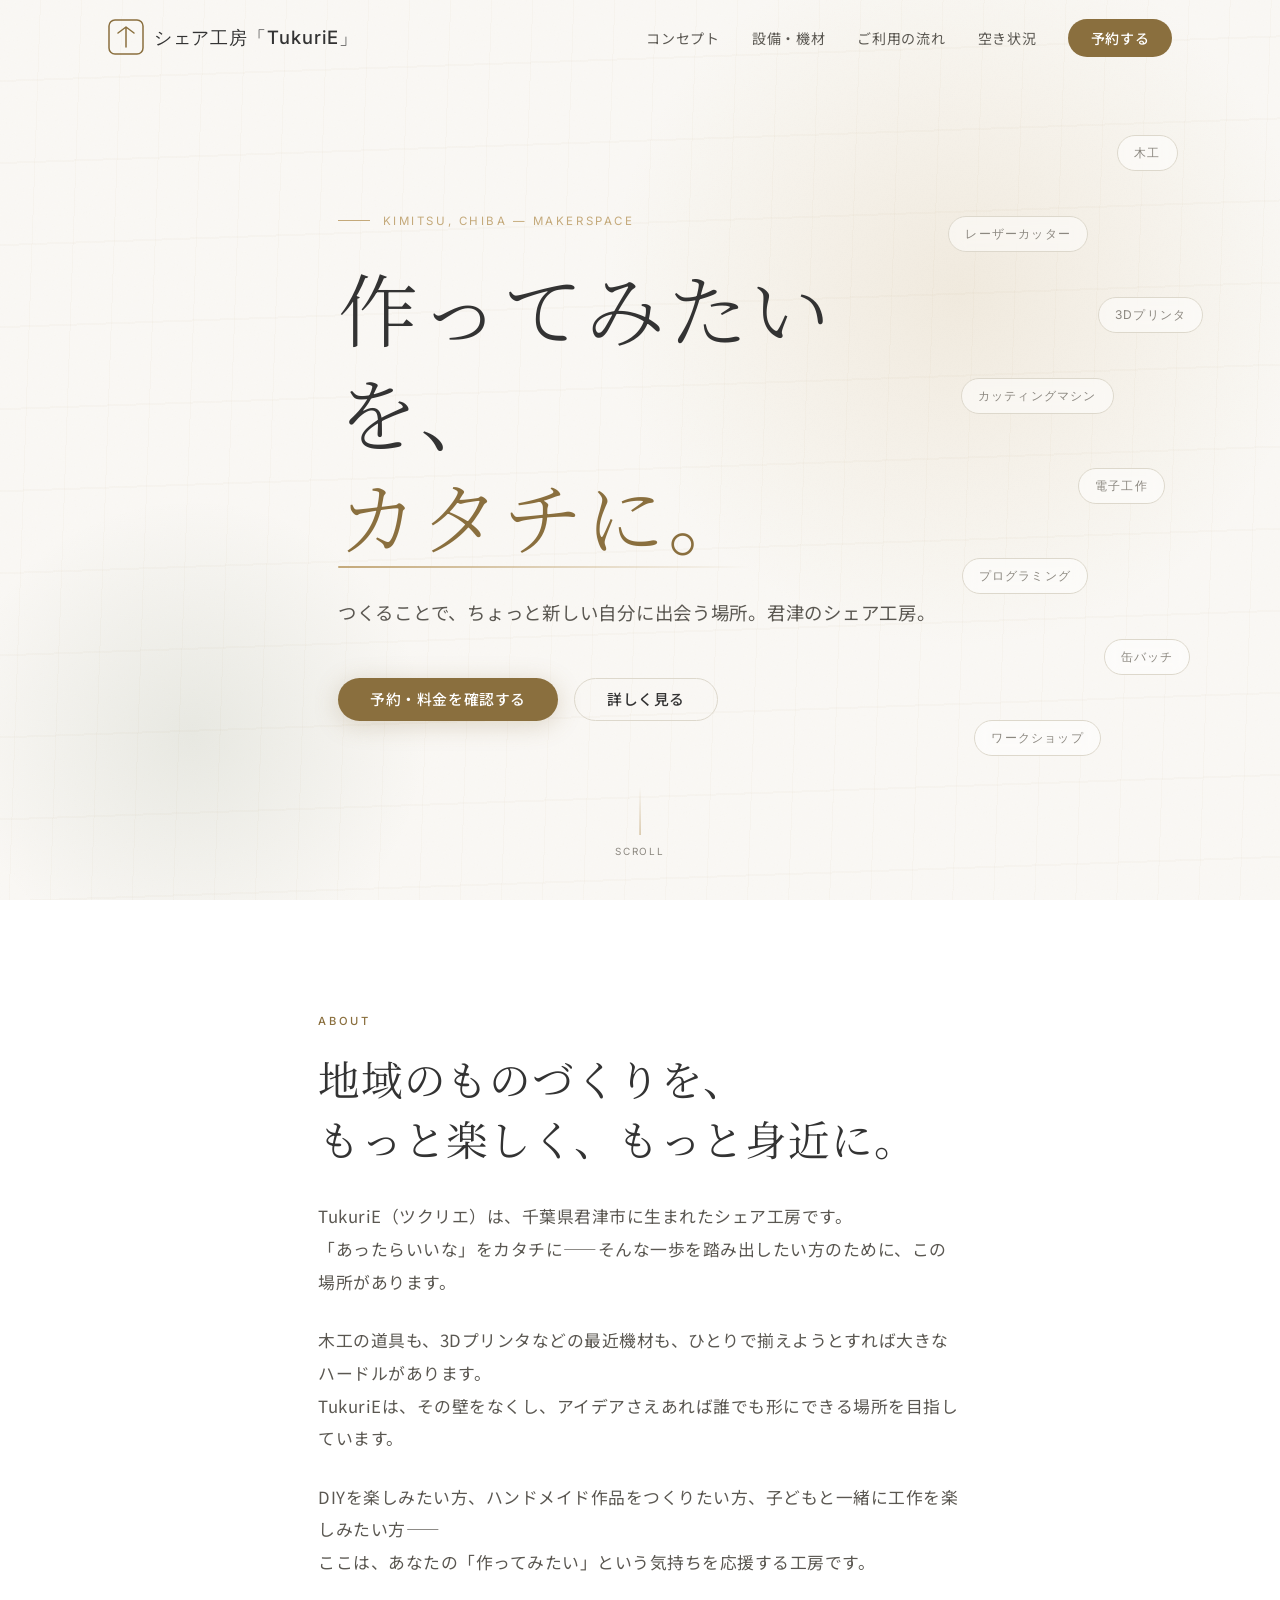
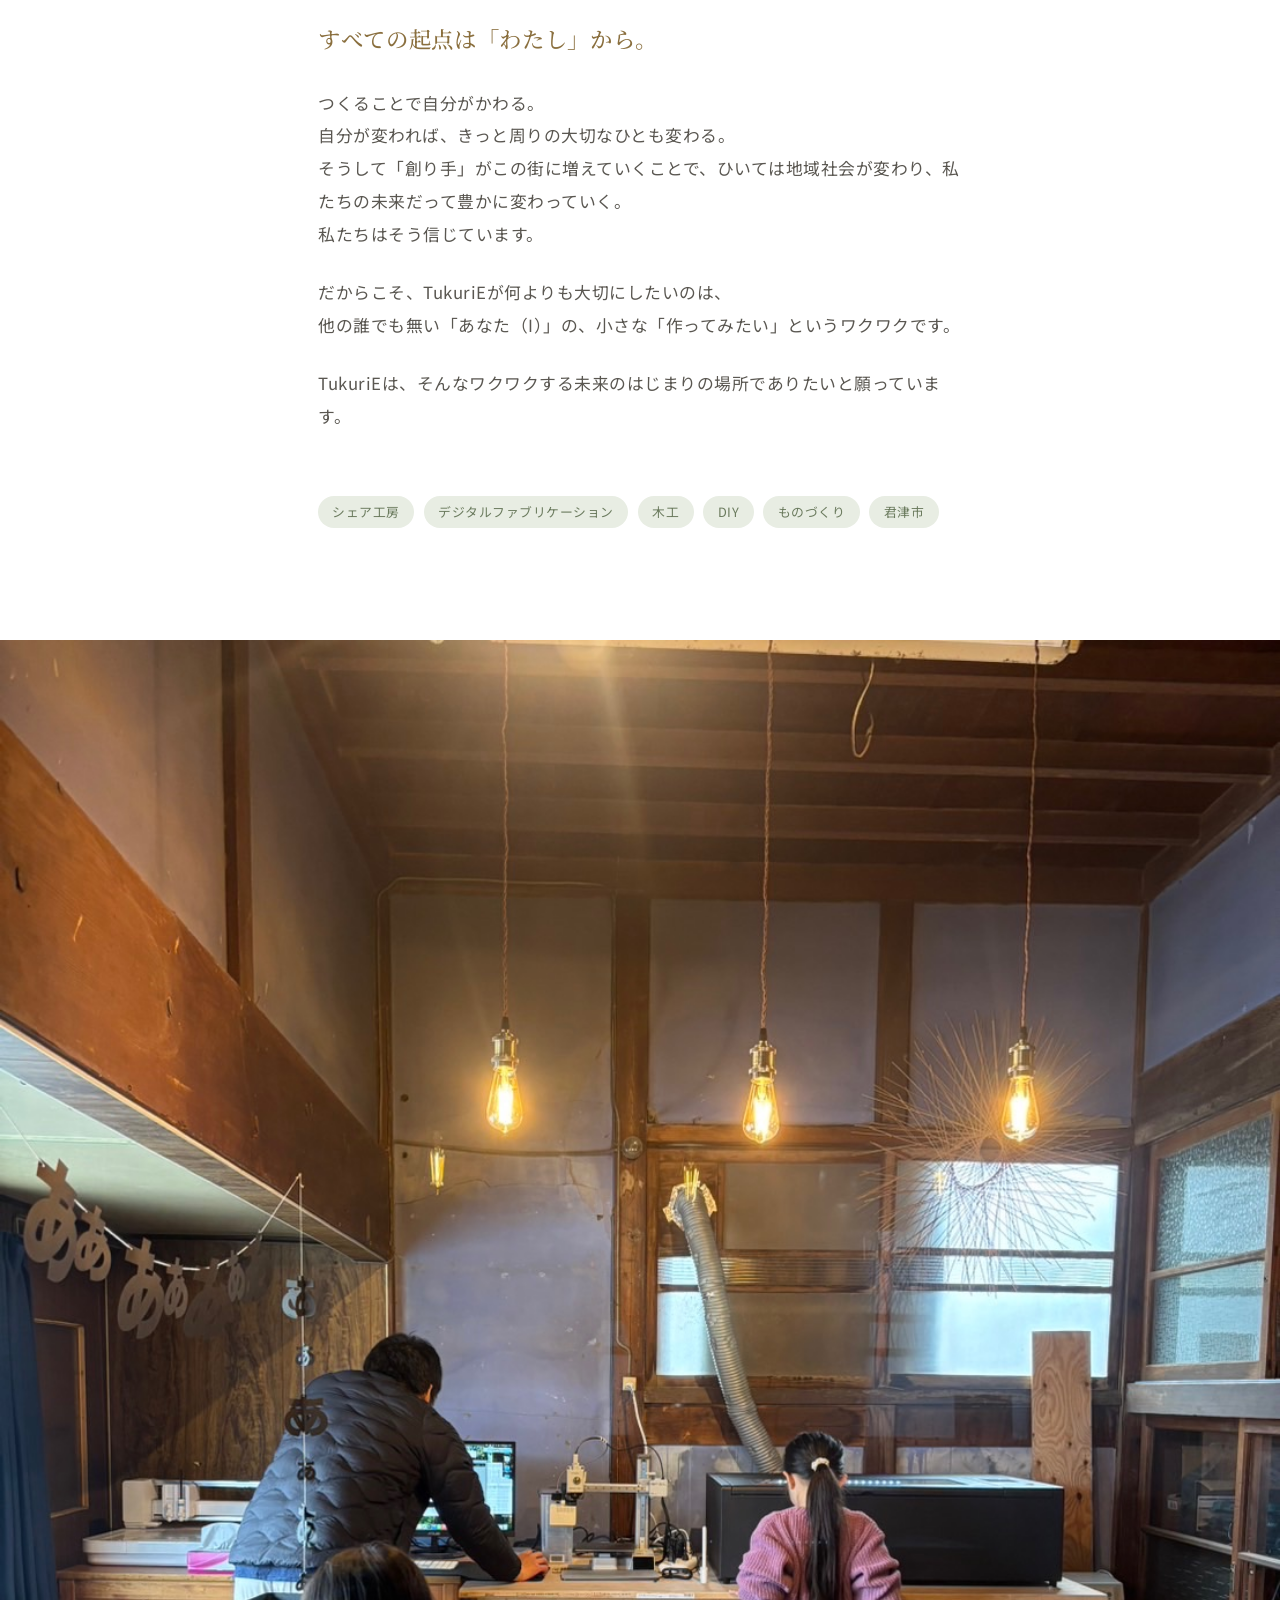
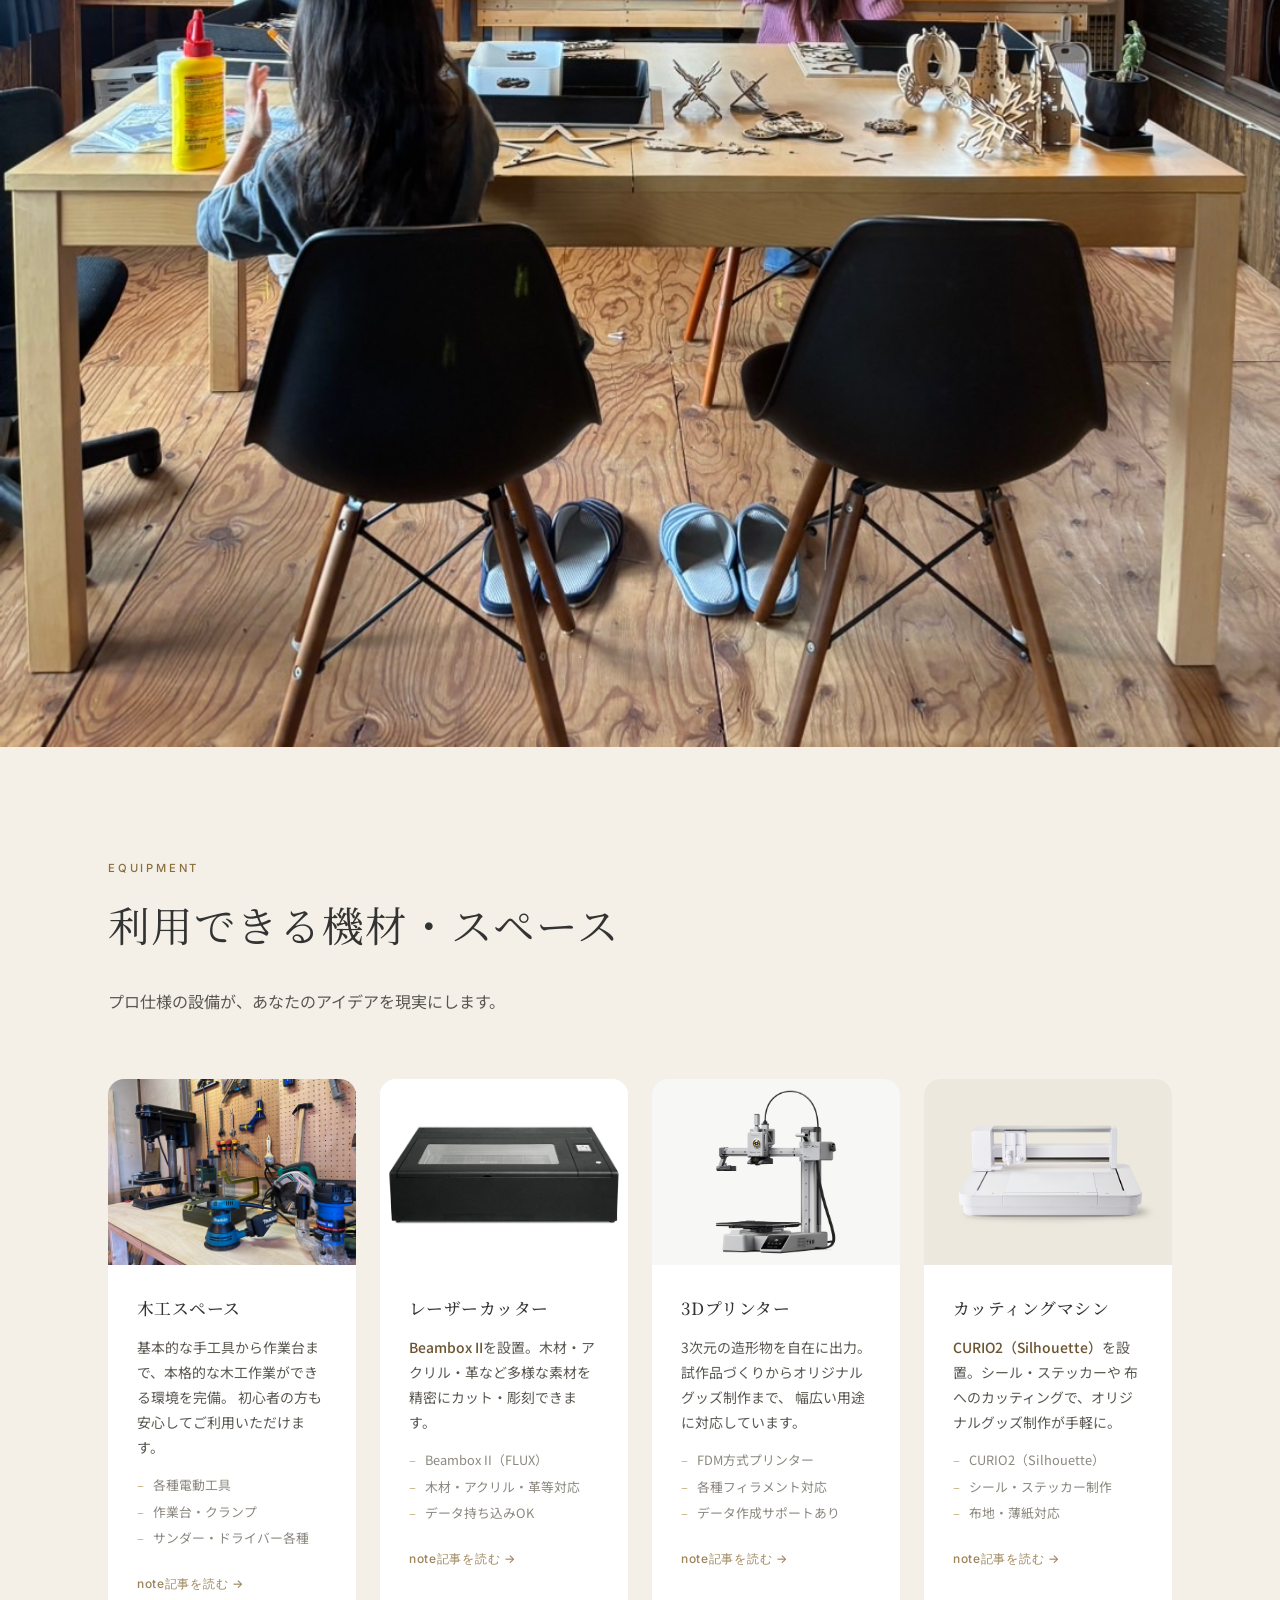
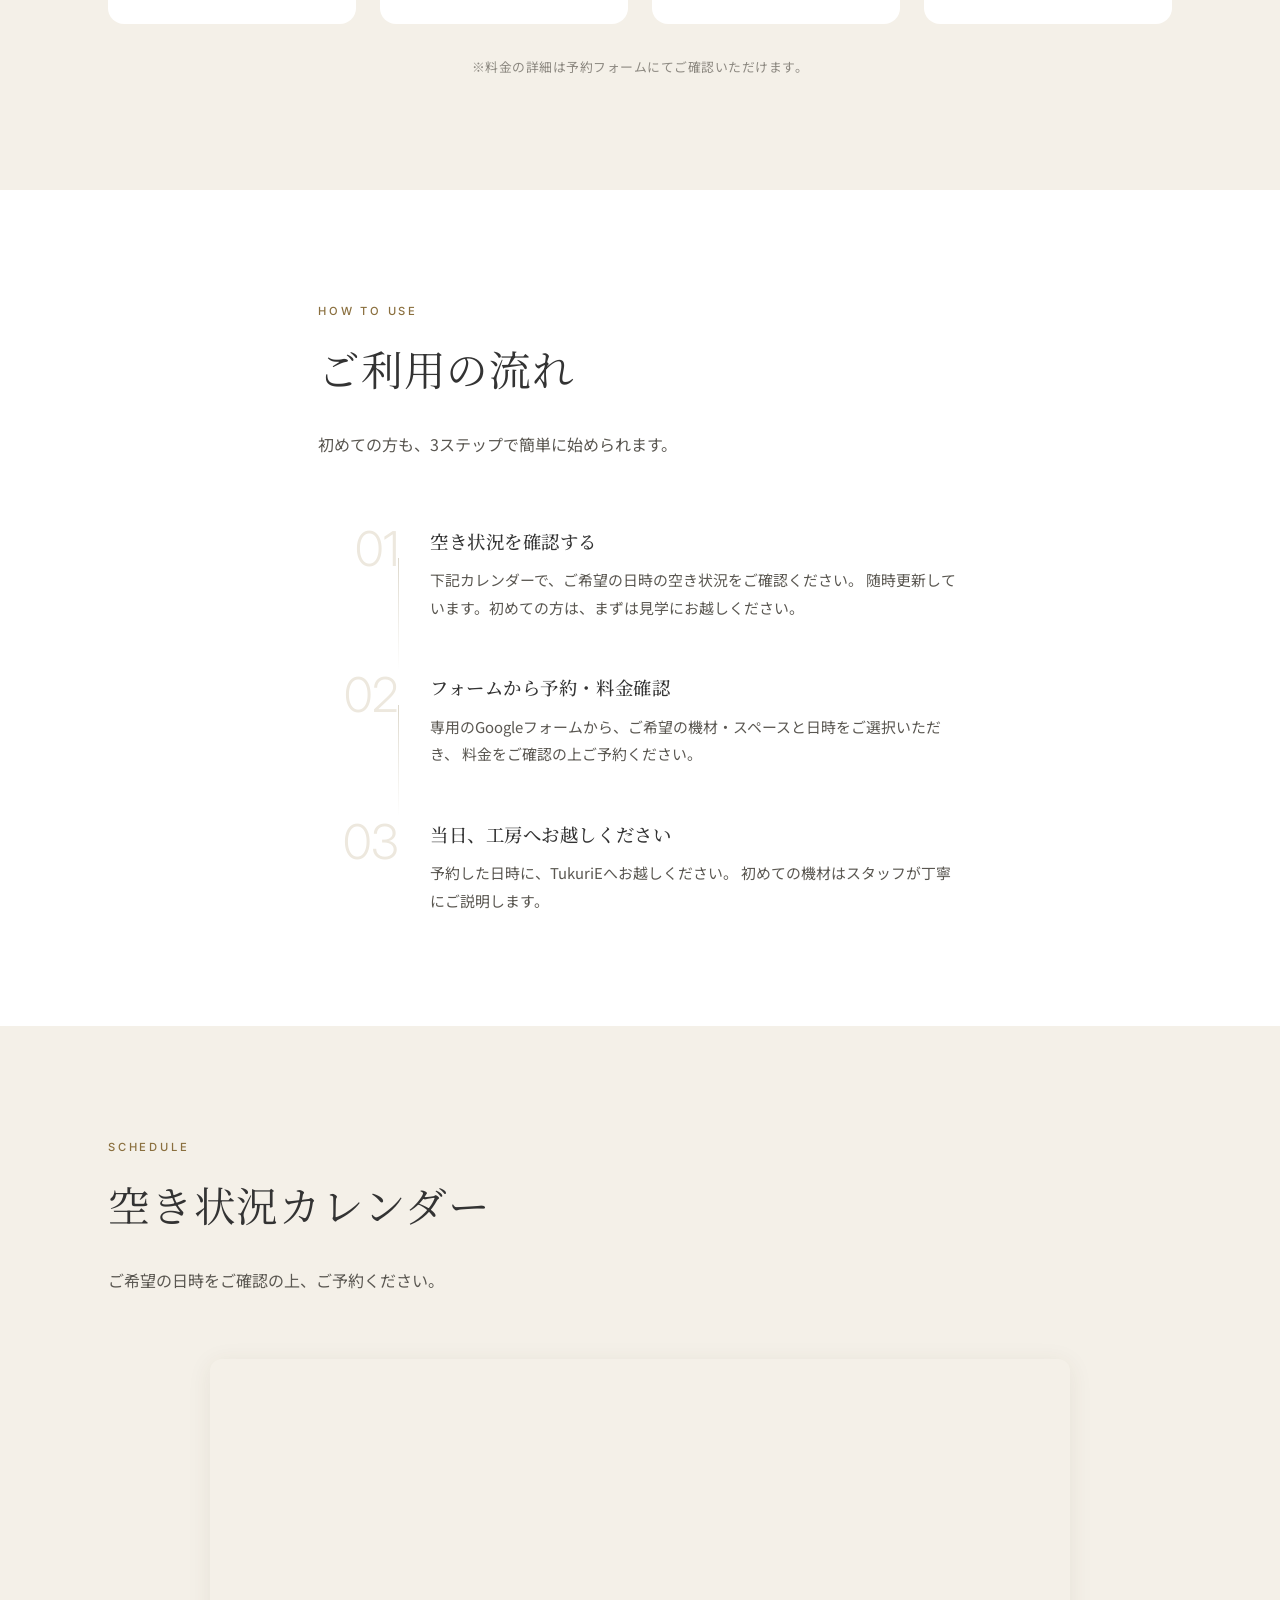
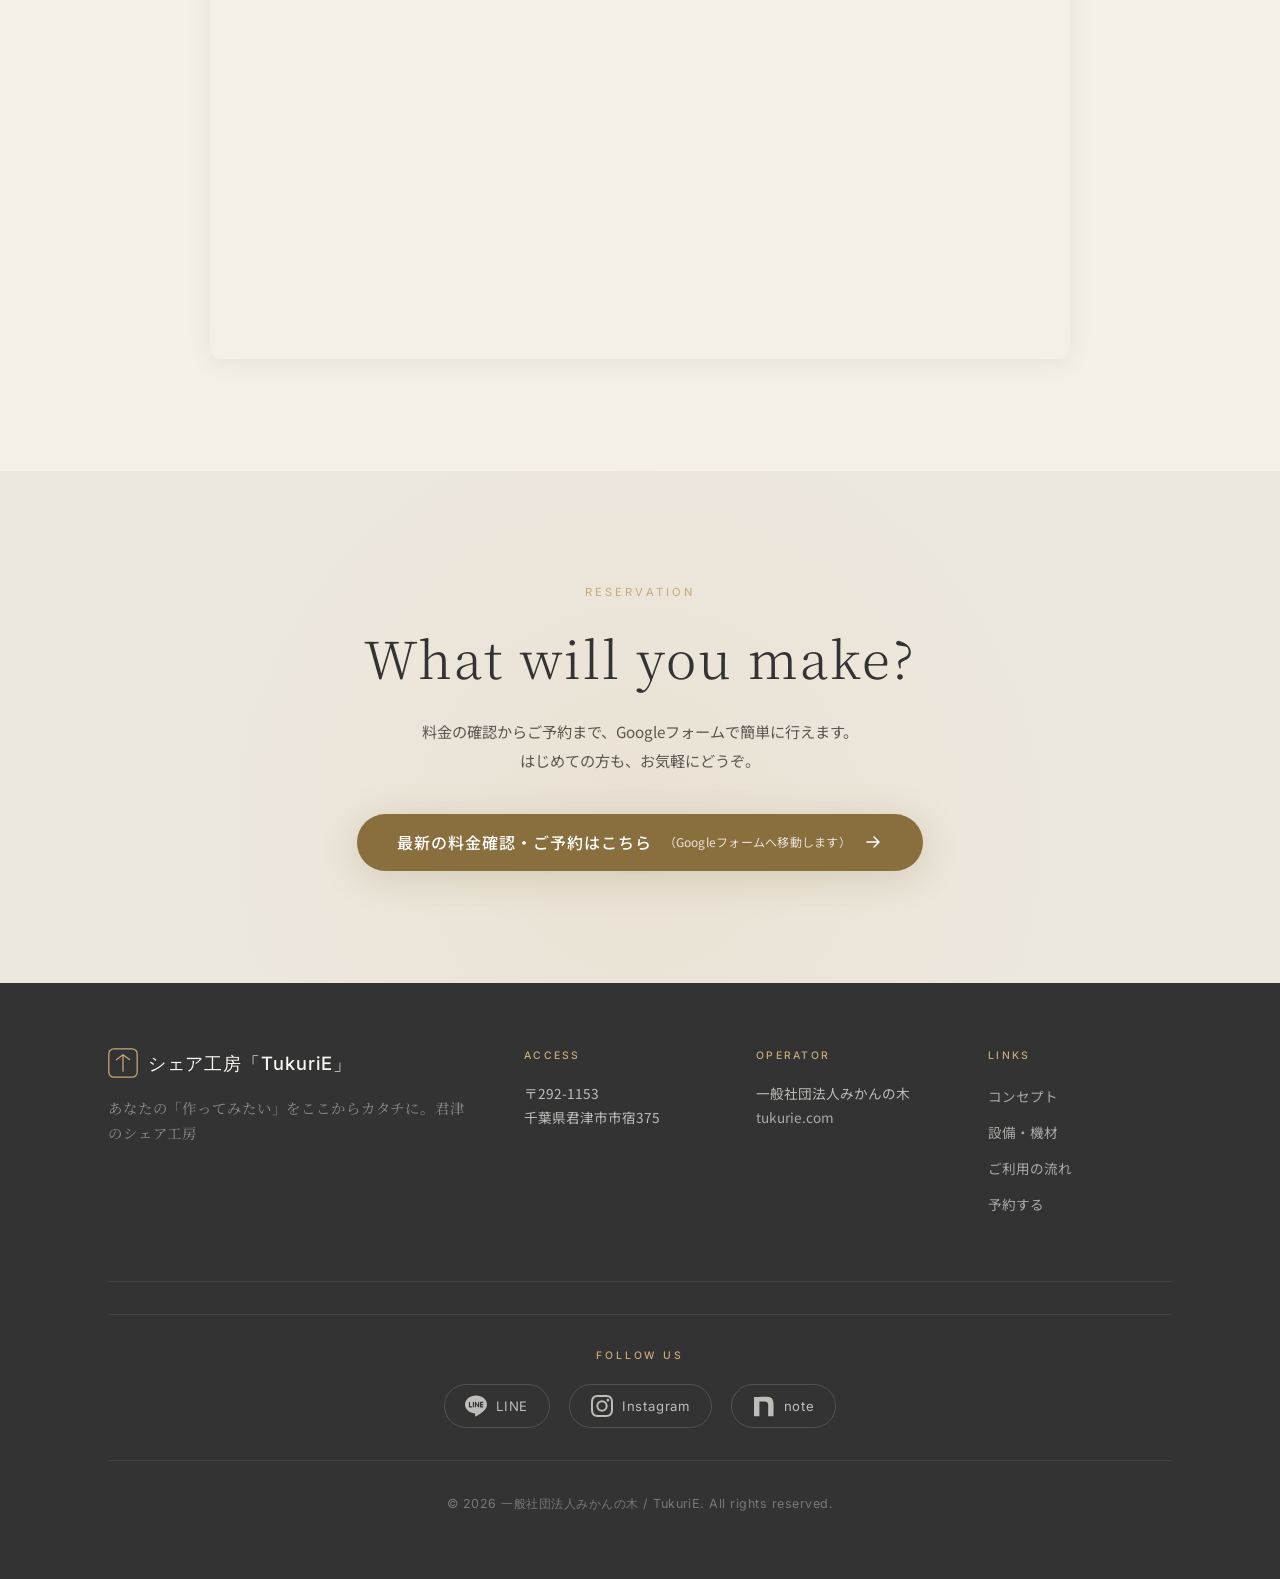
<file: index.html>
<!DOCTYPE html>
<html lang="ja">

<head>
  <!-- Google tag (gtag.js) -->
  <script async src="https://www.googletagmanager.com/gtag/js?id=G-BGE3MNQJKP"></script>
  <script>
    window.dataLayer = window.dataLayer || [];
    function gtag() { dataLayer.push(arguments); }
    gtag('js', new Date());

    gtag('config', 'G-BGE3MNQJKP');
  </script>
  <meta charset="UTF-8" />
  <meta name="viewport" content="width=device-width, initial-scale=1.0" />
  <title>シェア工房TukuriE（ツクリエ）｜君津のデジタルものづくりシェア工房</title>
  <meta name="description"
    content="千葉県君津市にある、デジタルファブリケーションと木工のシェア工房「TukuriE（ツクリエ）」。レーザーカッター・3Dプリンター・木工設備が揃う、創り手のための場所です。" />
  <meta property="og:title" content="TukuriE（ツクリエ）｜君津のデジタルものづくりシェア工房" />
  <meta property="og:description" content="あなたのアイデアを形にする、君津のシェア工房。" />
  <meta property="og:type" content="website" />
  <meta property="og:url" content="https://tukurie.com/" />
  <link rel="preconnect" href="https://fonts.googleapis.com" />
  <link rel="preconnect" href="https://fonts.gstatic.com" crossorigin />
  <link
    href="https://fonts.googleapis.com/css2?family=Noto+Serif+JP:wght@300;400;500;600&family=Noto+Sans+JP:wght@300;400;500&family=Inter:wght@300;400;500&display=swap"
    rel="stylesheet" />
  <link rel="stylesheet" href="style.css" />
</head>

<body>

  <!-- ======= HEADER / NAV ======= -->
  <header class="site-header" id="site-header">
    <div class="header-inner">
      <a href="#hero" class="logo" aria-label="TukuriE トップへ">
        <span class="logo-mark" aria-hidden="true">
          <svg width="36" height="36" viewBox="0 0 36 36" fill="none" xmlns="http://www.w3.org/2000/svg">
            <rect x="1" y="1" width="34" height="34" rx="6" stroke="currentColor" stroke-width="1.5" />
            <path d="M18 8 L18 28 M10 14 L18 8 L26 14" stroke="currentColor" stroke-width="1.5" stroke-linecap="round"
              stroke-linejoin="round" />
          </svg>
        </span>
        <span class="logo-text">シェア工房「TukuriE」</span>
      </a>
      <nav class="main-nav" aria-label="メインナビゲーション">
        <ul>
          <li><a href="#about">コンセプト</a></li>
          <li><a href="#features">設備・機材</a></li>
          <li><a href="#how-to-use">ご利用の流れ</a></li>
          <li><a href="#calendar">空き状況</a></li>
          <li><a href="#cta" class="nav-cta-btn">予約する</a></li>
        </ul>
      </nav>
      <button class="hamburger" id="hamburger-btn" aria-label="メニューを開く" aria-expanded="false">
        <span></span><span></span><span></span>
      </button>
    </div>
  </header>

  <!-- ======= HERO ======= -->
  <section class="hero" id="hero" aria-label="メインビジュアル">
    <div class="hero-bg">
      <div class="hero-grain"></div>
      <div class="hero-wood-texture"></div>
    </div>
    <div class="hero-content">
      <p class="hero-eyebrow">Kimitsu, Chiba — Makerspace</p>
      <h1 class="hero-headline">
        作ってみたいを、<br />
        <em>カタチに。</em>
      </h1>
      <p class="hero-sub">つくることで、ちょっと新しい自分に出会う場所。君津のシェア工房。</p>
      <div class="hero-actions">
        <a href="#cta" class="btn btn-primary" id="hero-cta-btn">予約・料金を確認する</a>
        <a href="#about" class="btn btn-ghost">詳しく見る</a>
      </div>
    </div>
    <div class="hero-scroll-hint" aria-hidden="true">
      <span class="scroll-line"></span>
      <span class="scroll-label">SCROLL</span>
    </div>
    <!-- Decorative floating elements -->
    <div class="hero-deco" aria-hidden="true">
      <div class="deco-chip deco-chip--1">木工</div>
      <div class="deco-chip deco-chip--2">レーザーカッター</div>
      <div class="deco-chip deco-chip--3">3Dプリンタ</div>
      <div class="deco-chip deco-chip--4">カッティングマシン</div>
      <div class="deco-chip deco-chip--5">電子工作</div>
      <div class="deco-chip deco-chip--6">プログラミング</div>
      <div class="deco-chip deco-chip--7">缶バッチ</div>
      <div class="deco-chip deco-chip--8">ワークショップ</div>
    </div>
  </section>

  <!-- ======= ABOUT ======= -->
  <section class="section about" id="about" aria-labelledby="about-heading">
    <div class="container container--narrow">
      <div class="section-label">ABOUT</div>
      <h2 class="section-title" id="about-heading">
        地域のものづくりを、<br />もっと楽しく、もっと身近に。
      </h2>
      <div class="about-body">
        <p>
          TukuriE（ツクリエ）は、千葉県君津市に生まれたシェア工房です。<br />
          「あったらいいな」をカタチに——そんな一歩を踏み出したい方のために、この場所があります。
        </p>
        <p>
          木工の道具も、3Dプリンタなどの最近機材も、ひとりで揃えようとすれば大きなハードルがあります。<br />
          TukuriEは、その壁をなくし、アイデアさえあれば誰でも形にできる場所を目指しています。
        </p>
        <p>
          DIYを楽しみたい方、ハンドメイド作品をつくりたい方、子どもと一緒に工作を楽しみたい方——<br />
          ここは、あなたの「作ってみたい」という気持ちを応援する工房です。
        </p>
        <p class="about-lead">
          すべての起点は「わたし」から。
        </p>
        <p>
          つくることで自分がかわる。<br />
          自分が変われば、きっと周りの大切なひとも変わる。<br />
          そうして「創り手」がこの街に増えていくことで、ひいては地域社会が変わり、私たちの未来だって豊かに変わっていく。<br />
          私たちはそう信じています。
        </p>
        <p>
          だからこそ、TukuriEが何よりも大切にしたいのは、<br class="pc-only" />
          他の誰でも無い「あなた（I）」の、小さな「作ってみたい」というワクワクです。
        </p>
        <p>
          TukuriEは、そんなワクワクする未来のはじまりの場所でありたいと願っています。
        </p>
      </div>
      <div class="about-tags" aria-label="キーワード">
        <span class="tag">シェア工房</span>
        <span class="tag">デジタルファブリケーション</span>
        <span class="tag">木工</span>
        <span class="tag">DIY</span>
        <span class="tag">ものづくり</span>
        <span class="tag">君津市</span>
      </div>
    </div>
  </section>

  <!-- ======= WORKSHOP GALLERY BANNER ======= -->
  <section class="workshop-banner" aria-label="工房の様子">
    <!-- 工房全体の写真エリア。images/workshop.jpg を置けば自動で表示されます -->
    <div class="workshop-banner__img-wrap" onerror="">
      <img src="images/workshop.jpg" alt="TukuriE 工房の様子" class="workshop-banner__img" data-img-key="workshop"
        onerror="this.closest('.workshop-banner__img-wrap').classList.add('img-placeholder')" />
    </div>
  </section>

  <!-- ======= FEATURES ======= -->
  <section class="section features" id="features" aria-labelledby="features-heading">
    <div class="container">
      <div class="section-label">EQUIPMENT</div>
      <h2 class="section-title" id="features-heading">利用できる機材・スペース</h2>
      <p class="section-lead">プロ仕様の設備が、あなたのアイデアを現実にします。</p>

      <div class="features-grid">

        <a href="https://note.com/tukurie_share/n/nfafdf745ffea" target="_blank" rel="noopener noreferrer"
          class="feature-card feature-card--link" id="feature-woodwork" aria-label="木工スペースの詳細をnoteで読む">
          <div class="feature-card__img-wrap">
            <img src="images/woodwork.jpg" alt="木工スペース" class="feature-card__img" data-img-key="woodwork"
              onerror="this.closest('.feature-card__img-wrap').classList.add('img-placeholder')" />
          </div>
          <div class="feature-card__body">
            <h3 class="feature-card__title">木工スペース</h3>
            <p class="feature-card__desc">
              基本的な手工具から作業台まで、本格的な木工作業ができる環境を完備。
              初心者の方も安心してご利用いただけます。
            </p>
            <ul class="feature-card__list">
              <li>各種電動工具</li>
              <li>作業台・クランプ</li>
              <li>サンダー・ドライバー各種</li>
            </ul>
            <span class="feature-card__note-link">note記事を読む →</span>
          </div>
        </a>

        <a href="https://note.com/tukurie_share/n/n80d7ca99636c" target="_blank" rel="noopener noreferrer"
          class="feature-card feature-card--link" id="feature-laser" aria-label="レーザーカッターの詳細をnoteで読む">
          <div class="feature-card__img-wrap">
            <img src="images/laser.jpg" alt="レーザーカッター Beambox II" class="feature-card__img" data-img-key="laser"
              onerror="this.closest('.feature-card__img-wrap').classList.add('img-placeholder')" />
          </div>
          <div class="feature-card__body">
            <h3 class="feature-card__title">レーザーカッター</h3>
            <p class="feature-card__desc">
              <strong>Beambox II</strong>を設置。木材・アクリル・革など多様な素材を
              精密にカット・彫刻できます。
            </p>
            <ul class="feature-card__list">
              <li>Beambox II（FLUX）</li>
              <li>木材・アクリル・革等対応</li>
              <li>データ持ち込みOK</li>
            </ul>
            <span class="feature-card__note-link">note記事を読む →</span>
          </div>
        </a>

        <a href="https://note.com/tukurie_share/n/n2b7c575103ae" target="_blank" rel="noopener noreferrer"
          class="feature-card feature-card--link" id="feature-3dprint" aria-label="3Dプリンターの詳細をnoteで読む">
          <div class="feature-card__img-wrap">
            <img src="images/3dprint.jpg" alt="3Dプリンター" class="feature-card__img" data-img-key="3dprint"
              onerror="this.closest('.feature-card__img-wrap').classList.add('img-placeholder')" />
          </div>
          <div class="feature-card__body">
            <h3 class="feature-card__title">3Dプリンター</h3>
            <p class="feature-card__desc">
              3次元の造形物を自在に出力。試作品づくりからオリジナルグッズ制作まで、
              幅広い用途に対応しています。
            </p>
            <ul class="feature-card__list">
              <li>FDM方式プリンター</li>
              <li>各種フィラメント対応</li>
              <li>データ作成サポートあり</li>
            </ul>
            <span class="feature-card__note-link">note記事を読む →</span>
          </div>
        </a>

        <a href="https://note.com/tukurie_share/n/n97b2b9e812f0" target="_blank" rel="noopener noreferrer"
          class="feature-card feature-card--link" id="feature-cutting" aria-label="カッティングマシンの詳細をnoteで読む">
          <div class="feature-card__img-wrap">
            <img src="images/cutting.jpg" alt="カッティングマシン CURIO2" class="feature-card__img" data-img-key="cutting"
              onerror="this.closest('.feature-card__img-wrap').classList.add('img-placeholder')" />
          </div>
          <div class="feature-card__body">
            <h3 class="feature-card__title">カッティングマシン</h3>
            <p class="feature-card__desc">
              <strong>CURIO2（Silhouette）</strong>を設置。シール・ステッカーや
              布へのカッティングで、オリジナルグッズ制作が手軽に。
            </p>
            <ul class="feature-card__list">
              <li>CURIO2（Silhouette）</li>
              <li>シール・ステッカー制作</li>
              <li>布地・薄紙対応</li>
            </ul>
            <span class="feature-card__note-link">note記事を読む →</span>
          </div>
        </a>

      </div>

      <p class="features-note">
        ※料金の詳細は予約フォームにてご確認いただけます。
      </p>
    </div>
  </section>

  <!-- ======= HOW TO USE ======= -->
  <section class="section how-to-use" id="how-to-use" aria-labelledby="howto-heading">
    <div class="container container--narrow">
      <div class="section-label">HOW TO USE</div>
      <h2 class="section-title" id="howto-heading">ご利用の流れ</h2>
      <p class="section-lead">初めての方も、3ステップで簡単に始められます。</p>

      <ol class="steps" aria-label="ご利用ステップ">
        <li class="step" id="step-1">
          <div class="step-number" aria-hidden="true">01</div>
          <div class="step-content">
            <h3 class="step-title">空き状況を確認する</h3>
            <p class="step-desc">
              下記カレンダーで、ご希望の日時の空き状況をご確認ください。
              随時更新しています。初めての方は、まずは見学にお越しください。
            </p>
          </div>
          <div class="step-connector" aria-hidden="true"></div>
        </li>
        <li class="step" id="step-2">
          <div class="step-number" aria-hidden="true">02</div>
          <div class="step-content">
            <h3 class="step-title">フォームから予約・料金確認</h3>
            <p class="step-desc">
              専用のGoogleフォームから、ご希望の機材・スペースと日時をご選択いただき、
              料金をご確認の上ご予約ください。
            </p>
          </div>
          <div class="step-connector" aria-hidden="true"></div>
        </li>
        <li class="step" id="step-3">
          <div class="step-number" aria-hidden="true">03</div>
          <div class="step-content">
            <h3 class="step-title">当日、工房へお越しください</h3>
            <p class="step-desc">
              予約した日時に、TukuriEへお越しください。
              初めての機材はスタッフが丁寧にご説明します。
            </p>
          </div>
        </li>
      </ol>
    </div>
  </section>

  <!-- ======= CALENDAR ======= -->
  <section class="section calendar-section" id="calendar" aria-labelledby="calendar-heading">
    <div class="container">
      <div class="section-label">SCHEDULE</div>
      <h2 class="section-title" id="calendar-heading">空き状況カレンダー</h2>
      <p class="section-lead">ご希望の日時をご確認の上、ご予約ください。</p>
      <div class="calendar-wrapper">
        <iframe
          src="https://calendar.google.com/calendar/embed?src=tukurie.share%40gmail.com&ctz=Asia%2FTokyo&bgcolor=%23424242&showTitle=0&showNav=1&showDate=1&showPrint=0&showTabs=0&showCalendars=0&showTz=0&hl=ja"
          style="border: 0; width: 100%; max-width: 860px; height: 600px; border-radius: 12px;" frameborder="0"
          scrolling="no" title="TukuriE 空き状況カレンダー" id="calendar-embed"></iframe>
      </div>
    </div>
  </section>

  <!-- ======= CTA ======= -->
  <section class="section cta-section" id="cta" aria-labelledby="cta-heading">
    <div class="container container--narrow">
      <div class="cta-inner">
        <p class="cta-eyebrow">RESERVATION</p>
        <h2 class="cta-title" id="cta-heading">
          What will you make?
        </h2>
        <p class="cta-desc">
          料金の確認からご予約まで、Googleフォームで簡単に行えます。<br />
          はじめての方も、お気軽にどうぞ。
        </p>
        <a href="https://forms.gle/X51cY3fgWg24z5Xv9" target="_blank" rel="noopener noreferrer" class="btn btn-cta"
          id="main-reservation-btn" aria-label="Googleフォームで予約・料金確認（新しいタブで開きます）">
          最新の料金確認・ご予約はこちら
          <span class="btn-cta__note">（Googleフォームへ移動します）</span>
          <svg class="btn-cta__arrow" width="20" height="20" viewBox="0 0 20 20" fill="none"
            xmlns="http://www.w3.org/2000/svg" aria-hidden="true">
            <path d="M4 10 H16 M11 5 L16 10 L11 15" stroke="currentColor" stroke-width="1.5" stroke-linecap="round"
              stroke-linejoin="round" />
          </svg>
        </a>
      </div>
    </div>
  </section>

  <!-- ======= FOOTER / ACCESS ======= -->
  <footer class="site-footer" id="access" aria-label="フッター・アクセス情報">
    <div class="container">
      <div class="footer-grid">
        <div class="footer-brand">
          <a href="#hero" class="logo logo--footer" aria-label="TukuriE トップへ">
            <span class="logo-mark" aria-hidden="true">
              <svg width="30" height="30" viewBox="0 0 36 36" fill="none" xmlns="http://www.w3.org/2000/svg">
                <rect x="1" y="1" width="34" height="34" rx="6" stroke="currentColor" stroke-width="1.5" />
                <path d="M18 8 L18 28 M10 14 L18 8 L26 14" stroke="currentColor" stroke-width="1.5"
                  stroke-linecap="round" stroke-linejoin="round" />
              </svg>
            </span>
            <span class="logo-text">シェア工房「TukuriE」</span>
          </a>
          <p class="footer-tagline">あなたの「作ってみたい」をここからカタチに。君津のシェア工房</p>
        </div>

        <div class="footer-info">
          <h3 class="footer-info__heading">ACCESS</h3>
          <address class="footer-address">
            <p>〒292-1153</p>
            <p>千葉県君津市市宿375</p>
          </address>
        </div>

        <div class="footer-info">
          <h3 class="footer-info__heading">OPERATOR</h3>
          <p>一般社団法人みかんの木</p>
          <p><a href="https://tukurie.com/" target="_blank" rel="noopener noreferrer"
              class="footer-link">tukurie.com</a></p>
        </div>

        <div class="footer-info">
          <h3 class="footer-info__heading">LINKS</h3>
          <ul class="footer-links">
            <li><a href="#about" class="footer-link">コンセプト</a></li>
            <li><a href="#features" class="footer-link">設備・機材</a></li>
            <li><a href="#how-to-use" class="footer-link">ご利用の流れ</a></li>
            <li><a href="#cta" class="footer-link">予約する</a></li>
          </ul>
        </div>
      </div>

      <!-- SNS Links -->
      <div class="footer-sns">
        <p class="footer-sns__label">FOLLOW US</p>
        <div class="footer-sns__links">

          <!-- LINE公式アカウント（URLを差し替えてください） -->
          <a href="https://lin.ee/5YhFADn" target="_blank" rel="noopener noreferrer" class="sns-btn sns-btn--line"
            id="sns-line" aria-label="LINE公式アカウントでフレンド追加">
            <svg width="22" height="22" viewBox="0 0 24 24" fill="currentColor" xmlns="http://www.w3.org/2000/svg"
              aria-hidden="true">
              <path
                d="M19.365 9.863c.349 0 .63.285.63.631 0 .345-.281.63-.63.63H17.61v1.125h1.755c.349 0 .63.283.63.63 0 .344-.281.629-.63.629h-2.386c-.345 0-.627-.285-.627-.629V8.108c0-.345.282-.63.63-.63h2.386c.346 0 .627.285.627.63 0 .349-.281.63-.63.63H17.61v1.125h1.755zm-3.855 3.016c0 .27-.174.51-.432.596-.064.021-.133.031-.199.031-.211 0-.391-.09-.51-.25l-2.443-3.317v2.94c0 .344-.279.629-.631.629-.346 0-.626-.285-.626-.629V8.108c0-.27.173-.51.43-.595.06-.023.136-.033.194-.033.195 0 .375.104.495.254l2.462 3.33V8.108c0-.345.282-.63.63-.63.345 0 .63.285.63.63v4.771zm-5.741 0c0 .344-.282.629-.631.629-.345 0-.627-.285-.627-.629V8.108c0-.345.282-.63.63-.63.346 0 .628.285.628.63v4.771zm-2.466.629H4.917c-.345 0-.63-.285-.63-.629V8.108c0-.345.285-.63.63-.63.348 0 .63.285.63.63v4.141h1.756c.348 0 .629.283.629.63 0 .344-.281.629-.629.629M24 10.314C24 4.943 18.615.572 12 .572S0 4.943 0 10.314c0 4.811 4.27 8.842 10.035 9.608.391.082.923.258 1.058.59.12.301.079.766.038 1.08l-.164 1.02c-.045.301-.24 1.186 1.049.645 1.291-.539 6.916-4.078 9.436-6.975C23.176 14.393 24 12.458 24 10.314" />
            </svg>
            <span>LINE</span>
          </a>

          <!-- Instagram -->
          <a href="https://www.instagram.com/tukurie.share" target="_blank" rel="noopener noreferrer"
            class="sns-btn sns-btn--instagram" id="sns-instagram" aria-label="InstagramでTukuriEをフォロー">
            <svg width="22" height="22" viewBox="0 0 24 24" fill="currentColor" xmlns="http://www.w3.org/2000/svg"
              aria-hidden="true">
              <path
                d="M12 2.163c3.204 0 3.584.012 4.85.07 3.252.148 4.771 1.691 4.919 4.919.058 1.265.069 1.645.069 4.849 0 3.205-.012 3.584-.069 4.849-.149 3.225-1.664 4.771-4.919 4.919-1.266.058-1.644.07-4.85.07-3.204 0-3.584-.012-4.849-.07-3.26-.149-4.771-1.699-4.919-4.92-.058-1.265-.07-1.644-.07-4.849 0-3.204.013-3.583.07-4.849.149-3.227 1.664-4.771 4.919-4.919 1.266-.057 1.645-.069 4.849-.069zM12 0C8.741 0 8.333.014 7.053.072 2.695.272.273 2.69.073 7.052.014 8.333 0 8.741 0 12c0 3.259.014 3.668.072 4.948.2 4.358 2.618 6.78 6.98 6.98C8.333 23.986 8.741 24 12 24c3.259 0 3.668-.014 4.948-.072 4.354-.2 6.782-2.618 6.979-6.98.059-1.28.073-1.689.073-4.948 0-3.259-.014-3.667-.072-4.947-.196-4.354-2.617-6.78-6.979-6.98C15.668.014 15.259 0 12 0zm0 5.838a6.162 6.162 0 100 12.324 6.162 6.162 0 000-12.324zM12 16a4 4 0 110-8 4 4 0 010 8zm6.406-11.845a1.44 1.44 0 100 2.881 1.44 1.44 0 000-2.881z" />
            </svg>
            <span>Instagram</span>
          </a>

          <!-- note -->
          <a href="https://note.com/tukurie_share/" target="_blank" rel="noopener noreferrer"
            class="sns-btn sns-btn--note" id="sns-note" aria-label="noteでTukuriEの記事を読む">
            <svg width="22" height="22" viewBox="0 0 20 22" fill="currentColor" xmlns="http://www.w3.org/2000/svg"
              aria-hidden="true">
              <path
                d="M4.87829 1.90517C7.57364 1.85514 10.3765 1.80312 12.6293 1.86569C17.5908 1.98871 19.5385 4.14143 19.5385 9.49247C19.6 12.5063 19.5385 21.1582 19.5385 21.1582H14.167C14.167 17.9452 14.1743 15.8712 14.1797 14.3661C14.187 12.3278 14.1905 11.332 14.167 9.96402C14.1054 7.87281 13.5109 6.8682 11.8912 6.68368C10.169 6.47866 5.39206 6.64268 5.39206 6.64268V21.1582H0.0205078V1.9682C1.48206 1.9682 3.15828 1.93709 4.87829 1.90517Z" />
            </svg>
            <span>note</span>
          </a>

        </div>
      </div>

      <div class="footer-bottom">
        <p class="footer-copyright">
          &copy; <span id="copyright-year"></span> 一般社団法人みかんの木 / TukuriE. All rights reserved.
        </p>
      </div>
    </div>
  </footer>

  <script src="script.js"></script>
</body>

</html>
</file>
<file: style.css>
/* ============================================================
   TukuriE LP — style.css
   Design: Natural Modern / Earth Tone / Digital Craft
   ============================================================ */

/* ── Reset & Base ─────────────────────────────────────────── */
*, *::before, *::after {
  box-sizing: border-box;
  margin: 0;
  padding: 0;
}

:root {
  /* Colors */
  --c-bg:          #faf8f4;
  --c-bg-warm:     #f4f0e8;
  --c-bg-deep:     #ede8de;
  --c-surface:     #ffffff;
  --c-text:        #333333;
  --c-text-mid:    #5a5751;
  --c-text-light:  #8c8880;
  --c-accent:      #8a6f3e;    /* warm amber-brown */
  --c-accent-deep: #6b5430;
  --c-accent-soft: #c4a97a;
  --c-sage:        #6b7b5e;    /* sage green */
  --c-sage-light:  #e8ede3;
  --c-border:      #ddd8cc;
  --c-shadow:      rgba(80, 65, 40, 0.08);

  /* Typography */
  --ff-serif:   'Noto Serif JP', 'Georgia', serif;
  --ff-sans:    'Noto Sans JP', 'Helvetica Neue', sans-serif;
  --ff-latin:   'Inter', sans-serif;

  /* Spacing */
  --space-xs:   0.5rem;
  --space-sm:   1rem;
  --space-md:   2rem;
  --space-lg:   4rem;
  --space-xl:   7rem;
  --space-xxl:  10rem;

  /* Layout */
  --max-w:       1160px;
  --max-w-narrow: 740px;

  /* Transition */
  --ease-out:  cubic-bezier(0.22, 1, 0.36, 1);
  --dur:       0.4s;
}

html {
  scroll-behavior: smooth;
  font-size: 16px;
}

body {
  font-family: var(--ff-sans);
  background-color: var(--c-bg);
  color: var(--c-text);
  line-height: 1.75;
  -webkit-font-smoothing: antialiased;
  overflow-x: hidden;
}

img { display: block; max-width: 100%; }

a { color: inherit; text-decoration: none; }

ul, ol { list-style: none; }

address { font-style: normal; }

strong { font-weight: 500; color: var(--c-accent-deep); }

/* ── Scroll reveal ─────────────────────────────────────────── */
.reveal {
  opacity: 0;
  transform: translateY(28px);
  transition: opacity 0.7s var(--ease-out), transform 0.7s var(--ease-out);
}
.reveal.visible {
  opacity: 1;
  transform: translateY(0);
}

/* ── Container ─────────────────────────────────────────────── */
.container {
  width: min(100%, var(--max-w));
  margin-inline: auto;
  padding-inline: clamp(1.5rem, 5vw, 3rem);
}
.container--narrow {
  width: min(100%, var(--max-w-narrow));
  margin-inline: auto;
  padding-inline: clamp(1.5rem, 5vw, 3rem);
}

/* ── Section common ────────────────────────────────────────── */
.section {
  padding-block: var(--space-xl);
}

.section-label {
  font-family: var(--ff-latin);
  font-size: 0.7rem;
  font-weight: 500;
  letter-spacing: 0.25em;
  color: var(--c-accent);
  text-transform: uppercase;
  margin-bottom: var(--space-sm);
}

.section-title {
  font-family: var(--ff-serif);
  font-size: clamp(1.75rem, 4vw, 2.6rem);
  font-weight: 400;
  line-height: 1.45;
  letter-spacing: 0.02em;
  color: var(--c-text);
  margin-bottom: var(--space-md);
}

.section-lead {
  font-size: 1rem;
  color: var(--c-text-mid);
  line-height: 1.8;
  margin-bottom: var(--space-lg);
}

/* ── Buttons ───────────────────────────────────────────────── */
.btn {
  display: inline-flex;
  align-items: center;
  gap: 0.5rem;
  padding: 0.85rem 2rem;
  border-radius: 100px;
  font-family: var(--ff-sans);
  font-size: 0.925rem;
  font-weight: 500;
  letter-spacing: 0.04em;
  cursor: pointer;
  transition: all var(--dur) var(--ease-out);
  white-space: nowrap;
  border: none;
  line-height: 1;
}

.btn-primary {
  background: var(--c-accent);
  color: #fff;
  box-shadow: 0 4px 24px rgba(138, 111, 62, 0.25);
}
.btn-primary:hover {
  background: var(--c-accent-deep);
  transform: translateY(-2px);
  box-shadow: 0 6px 32px rgba(138, 111, 62, 0.32);
}

.btn-ghost {
  background: transparent;
  color: var(--c-text);
  border: 1.5px solid var(--c-border);
}
.btn-ghost:hover {
  border-color: var(--c-accent-soft);
  color: var(--c-accent);
  transform: translateY(-2px);
}

.btn-cta {
  display: inline-flex;
  align-items: center;
  gap: 0.75rem;
  padding: 1.15rem 2.5rem;
  background: var(--c-accent);
  color: #fff;
  border-radius: 100px;
  font-size: 1rem;
  font-weight: 500;
  letter-spacing: 0.06em;
  box-shadow: 0 6px 36px rgba(138, 111, 62, 0.22);
  transition: all var(--dur) var(--ease-out);
  border: none;
  cursor: pointer;
  flex-wrap: wrap;
  justify-content: center;
  text-align: center;
}
.btn-cta:hover {
  background: var(--c-accent-deep);
  transform: translateY(-3px);
  box-shadow: 0 10px 40px rgba(138, 111, 62, 0.3);
}
.btn-cta__note {
  font-size: 0.75rem;
  font-weight: 400;
  opacity: 0.8;
  letter-spacing: 0.02em;
}
.btn-cta__arrow {
  flex-shrink: 0;
  transition: transform var(--dur) var(--ease-out);
}
.btn-cta:hover .btn-cta__arrow {
  transform: translateX(4px);
}

/* ── Tags ──────────────────────────────────────────────────── */
.tag {
  display: inline-block;
  padding: 0.3rem 0.9rem;
  background: var(--c-sage-light);
  color: var(--c-sage);
  border-radius: 100px;
  font-size: 0.8rem;
  font-weight: 400;
  letter-spacing: 0.04em;
}

/* ============================================================
   HEADER
   ============================================================ */
.site-header {
  position: fixed;
  top: 0;
  left: 0;
  right: 0;
  z-index: 100;
  padding: 1.2rem 0;
  transition: background var(--dur) var(--ease-out),
              box-shadow var(--dur) var(--ease-out),
              padding var(--dur) var(--ease-out);
}
.site-header.scrolled {
  background: rgba(250, 248, 244, 0.92);
  backdrop-filter: blur(16px);
  -webkit-backdrop-filter: blur(16px);
  padding: 0.8rem 0;
  box-shadow: 0 1px 0 var(--c-border);
}

.header-inner {
  display: flex;
  align-items: center;
  justify-content: space-between;
  width: min(100%, var(--max-w));
  margin-inline: auto;
  padding-inline: clamp(1.5rem, 5vw, 3rem);
}

.logo {
  display: flex;
  align-items: center;
  gap: 0.6rem;
  color: var(--c-text);
  transition: color var(--dur) var(--ease-out);
}
.logo:hover { color: var(--c-accent); }
.logo-mark {
  display: flex;
  color: var(--c-accent);
}
.logo-text {
  font-family: var(--ff-latin);
  font-size: 1.15rem;
  font-weight: 500;
  letter-spacing: 0.05em;
}
.logo--footer .logo-text { color: var(--c-bg); }
.logo--footer .logo-mark { color: var(--c-accent-soft); }

.main-nav ul {
  display: flex;
  align-items: center;
  gap: 2rem;
}
.main-nav a {
  font-size: 0.875rem;
  font-weight: 400;
  color: var(--c-text-mid);
  letter-spacing: 0.05em;
  transition: color var(--dur) var(--ease-out);
}
.main-nav a:hover { color: var(--c-accent); }

.nav-cta-btn {
  padding: 0.55rem 1.4rem !important;
  background: var(--c-accent) !important;
  color: #fff !important;
  border-radius: 100px;
  font-weight: 500 !important;
  transition: background var(--dur) var(--ease-out), transform var(--dur) var(--ease-out) !important;
}
.nav-cta-btn:hover {
  background: var(--c-accent-deep) !important;
  transform: translateY(-1px);
}

.hamburger {
  display: none;
  flex-direction: column;
  gap: 5px;
  background: none;
  border: none;
  cursor: pointer;
  padding: 4px;
}
.hamburger span {
  display: block;
  width: 24px;
  height: 1.5px;
  background: var(--c-text);
  border-radius: 2px;
  transition: all var(--dur) var(--ease-out);
}
.hamburger.active span:nth-child(1) { transform: rotate(45deg) translate(4.5px, 4.5px); }
.hamburger.active span:nth-child(2) { opacity: 0; }
.hamburger.active span:nth-child(3) { transform: rotate(-45deg) translate(4.5px, -4.5px); }

/* Mobile menu */
.mobile-menu {
  display: none;
  position: fixed;
  inset: 0;
  background: rgba(250, 248, 244, 0.97);
  backdrop-filter: blur(20px);
  z-index: 99;
  padding: 6rem 2rem 2rem;
  flex-direction: column;
  align-items: center;
  justify-content: center;
  gap: 2rem;
}
.mobile-menu.open { display: flex; }
.mobile-menu a {
  font-size: 1.4rem;
  font-family: var(--ff-serif);
  color: var(--c-text);
  letter-spacing: 0.05em;
}

/* ============================================================
   HERO
   ============================================================ */
.hero {
  min-height: 100svh;
  display: grid;
  place-content: center;
  position: relative;
  overflow: hidden;
  background: var(--c-bg);
  padding-block: 8rem 6rem;
}

.hero-bg {
  position: absolute;
  inset: 0;
  z-index: 0;
}

/* Wood grain texture via CSS */
.hero-wood-texture {
  position: absolute;
  inset: 0;
  background-image:
    repeating-linear-gradient(
      92deg,
      transparent,
      transparent 40px,
      rgba(180, 150, 100, 0.04) 40px,
      rgba(180, 150, 100, 0.04) 41px
    ),
    repeating-linear-gradient(
      178deg,
      transparent,
      transparent 80px,
      rgba(160, 130, 80, 0.03) 80px,
      rgba(160, 130, 80, 0.03) 82px
    );
}

.hero-grain {
  position: absolute;
  inset: 0;
  background-image: url("data:image/svg+xml,%3Csvg xmlns='http://www.w3.org/2000/svg' width='300' height='300'%3E%3Cfilter id='n'%3E%3CfeTurbulence type='fractalNoise' baseFrequency='0.65' numOctaves='3' stitchTiles='stitch'/%3E%3CfeColorMatrix type='saturate' values='0'/%3E%3C/filter%3E%3Crect width='300' height='300' filter='url(%23n)' opacity='0.04'/%3E%3C/svg%3E");
  opacity: 0.6;
}

/* Radial warm glow */
.hero::before {
  content: '';
  position: absolute;
  top: -10%;
  right: -5%;
  width: 60vw;
  height: 60vw;
  border-radius: 50%;
  background: radial-gradient(circle, rgba(196, 169, 122, 0.18) 0%, transparent 65%);
  z-index: 0;
  animation: heroGlow 8s ease-in-out infinite alternate;
}
.hero::after {
  content: '';
  position: absolute;
  bottom: -10%;
  left: -5%;
  width: 40vw;
  height: 40vw;
  border-radius: 50%;
  background: radial-gradient(circle, rgba(107, 123, 94, 0.12) 0%, transparent 65%);
  z-index: 0;
}

@keyframes heroGlow {
  from { transform: translate(0, 0) scale(1); }
  to   { transform: translate(-2%, 3%) scale(1.05); }
}

.hero-content {
  position: relative;
  z-index: 1;
  max-width: 700px;
  padding-inline: clamp(1.5rem, 5vw, 3rem);
  margin-inline: auto;
}

.hero-eyebrow {
  font-family: var(--ff-latin);
  font-size: 0.72rem;
  font-weight: 400;
  letter-spacing: 0.22em;
  color: var(--c-accent-soft);
  text-transform: uppercase;
  margin-bottom: 1.5rem;
  display: flex;
  align-items: center;
  gap: 0.8rem;
}
.hero-eyebrow::before {
  content: '';
  display: inline-block;
  width: 32px;
  height: 1px;
  background: var(--c-accent-soft);
}

.hero-headline {
  font-family: var(--ff-serif);
  font-size: clamp(2.6rem, 7vw, 5rem);
  font-weight: 300;
  line-height: 1.3;
  letter-spacing: 0.03em;
  color: var(--c-text);
  margin-bottom: 1.8rem;
}
.hero-headline em {
  font-style: normal;
  color: var(--c-accent);
  position: relative;
}
.hero-headline em::after {
  content: '';
  position: absolute;
  bottom: 0.05em;
  left: 0;
  right: 0;
  height: 2px;
  background: linear-gradient(90deg, var(--c-accent-soft), transparent);
  border-radius: 2px;
}

.hero-sub {
  font-size: clamp(1rem, 2vw, 1.15rem);
  color: var(--c-text-mid);
  line-height: 1.85;
  margin-bottom: 3rem;
  letter-spacing: 0.04em;
}

.hero-actions {
  display: flex;
  flex-wrap: wrap;
  gap: 1rem;
}

/* Decorative chips */
.hero-deco {
  position: absolute;
  z-index: 1;
  top: 0;
  left: 0;
  right: 0;
  bottom: 0;
  pointer-events: none;
}
.deco-chip {
  position: absolute;
  padding: 0.4rem 1rem;
  border-radius: 100px;
  font-family: var(--ff-latin);
  font-size: 0.75rem;
  font-weight: 400;
  letter-spacing: 0.1em;
  border: 1px solid var(--c-border);
  color: var(--c-text-light);
  background: rgba(255,255,255,0.5);
  backdrop-filter: blur(8px);
  animation: floatChip 6s ease-in-out infinite;
}
.deco-chip--1 { top: 15%; right: 8%; animation-delay: 0s; }
.deco-chip--2 { top: 24%; right: 15%; animation-delay: 1.5s; }
.deco-chip--3 { top: 33%; right: 6%; animation-delay: 3s; }
.deco-chip--4 { top: 42%; right: 13%; animation-delay: 4.5s; }
.deco-chip--5 { top: 52%; right: 9%; animation-delay: 1s; }
.deco-chip--6 { top: 62%; right: 15%; animation-delay: 2.5s; }
.deco-chip--7 { top: 71%; right: 7%; animation-delay: 4s; }
.deco-chip--8 { top: 80%; right: 14%; animation-delay: 5.5s; }

@keyframes floatChip {
  0%, 100% { transform: translateY(0px); }
  50%       { transform: translateY(-8px); }
}

/* Scroll hint */
.hero-scroll-hint {
  position: absolute;
  bottom: 2.5rem;
  left: 50%;
  transform: translateX(-50%);
  display: flex;
  flex-direction: column;
  align-items: center;
  gap: 0.5rem;
  z-index: 1;
}
.scroll-line {
  display: block;
  width: 1px;
  height: 48px;
  background: linear-gradient(to bottom, transparent, var(--c-accent-soft));
  animation: scrollLine 2s ease-in-out infinite;
}
@keyframes scrollLine {
  0%   { transform: scaleY(0); transform-origin: top; }
  50%  { transform: scaleY(1); transform-origin: top; }
  51%  { transform: scaleY(1); transform-origin: bottom; }
  100% { transform: scaleY(0); transform-origin: bottom; }
}
.scroll-label {
  font-family: var(--ff-latin);
  font-size: 0.62rem;
  letter-spacing: 0.2em;
  color: var(--c-text-light);
}

/* ============================================================
   ABOUT
   ============================================================ */
.about {
  background: var(--c-surface);
}

.about-body {
  display: flex;
  flex-direction: column;
  gap: 1.6rem;
  margin-bottom: var(--space-lg);
}

.about-body p {
  font-size: clamp(0.95rem, 1.5vw, 1.05rem);
  line-height: 1.95;
  color: var(--c-text-mid);
  letter-spacing: 0.03em;
}

.about-lead {
  font-family: var(--ff-serif);
  font-size: clamp(1.2rem, 2.2vw, 1.4rem) !important;
  font-weight: 500;
  color: var(--c-accent) !important;
  margin-top: 0.8rem;
  letter-spacing: 0.05em;
}

/* Responsive utilities */
@media (max-width: 768px) {
  .pc-only { display: none !important; }
}

.about-tags {
  display: flex;
  flex-wrap: wrap;
  gap: 0.6rem;
}

/* ============================================================
   WORKSHOP BANNER
   ============================================================ */
.workshop-banner {
  width: 100%;
  overflow: hidden;
  position: relative;
}

.workshop-banner__link {
  display: block;
  position: relative;
  width: 100%;
  overflow: hidden;
}

.workshop-banner__img-wrap {
  width: 100%;
  overflow: hidden;
  background: var(--c-bg-deep); /* fallback before img loads */
  display: flex;
  align-items: center;
  justify-content: center;
}

/* Placeholder shown when image fails or is missing */
.workshop-banner__img-wrap.img-placeholder {
  background: linear-gradient(
    135deg,
    var(--c-bg-warm) 0%,
    var(--c-bg-deep) 50%,
    var(--c-bg-warm) 100%
  );
  position: relative;
}
.workshop-banner__img-wrap.img-placeholder::after {
  content: 'images/workshop.jpg を設置してください';
  position: absolute;
  inset: 0;
  display: flex;
  align-items: center;
  justify-content: center;
  font-family: var(--ff-latin);
  font-size: 0.78rem;
  letter-spacing: 0.1em;
  color: var(--c-text-light);
  text-transform: uppercase;
}

.workshop-banner__img {
  width: 100%;
  height: auto;
  display: block;
}

.workshop-banner__overlay {
  position: absolute;
  bottom: 0;
  left: 0;
  right: 0;
  padding: 2.5rem clamp(1.5rem, 5vw, 3rem);
  background: linear-gradient(to top, rgba(40, 30, 15, 0.65) 0%, transparent 100%);
  display: flex;
  align-items: center;
  gap: 1.2rem;
  color: #fff;
  pointer-events: none;
}

.workshop-banner__label {
  font-family: var(--ff-latin);
  font-size: 0.68rem;
  letter-spacing: 0.25em;
  opacity: 0.7;
  text-transform: uppercase;
}

.workshop-banner__text {
  font-family: var(--ff-serif);
  font-size: clamp(1rem, 2vw, 1.3rem);
  font-weight: 400;
  letter-spacing: 0.06em;
  flex: 1;
}

.workshop-banner__arrow {
  display: flex;
  align-items: center;
  justify-content: center;
  width: 36px;
  height: 36px;
  border-radius: 50%;
  border: 1px solid rgba(255,255,255,0.4);
  transition: border-color var(--dur) var(--ease-out),
              background var(--dur) var(--ease-out),
              transform var(--dur) var(--ease-out);
}
.workshop-banner__link:hover .workshop-banner__arrow {
  border-color: rgba(255,255,255,0.8);
  background: rgba(255,255,255,0.15);
  transform: translateX(4px);
}

/* ============================================================
   FEATURES
   ============================================================ */
.features {
  background: var(--c-bg-warm);
}

.features-grid {
  display: grid;
  grid-template-columns: repeat(4, 1fr);
  gap: clamp(1rem, 2.5vw, 1.5rem);
  margin-bottom: var(--space-md);
}

@media (max-width: 960px) {
  .features-grid {
    grid-template-columns: repeat(2, 1fr);
  }
}

.feature-card {
  background: var(--c-surface);
  border-radius: 16px;
  overflow: hidden;
  transition: transform var(--dur) var(--ease-out), box-shadow var(--dur) var(--ease-out);
  /* display:block for <a> elements */
  display: block;
  color: inherit;
  text-decoration: none;
}
.feature-card:hover {
  transform: translateY(-4px);
  box-shadow: 0 16px 48px var(--c-shadow);
}

/* Image area at top of card */
.feature-card__img-wrap {
  width: 100%;
  aspect-ratio: 4 / 3;
  overflow: hidden;
  background: var(--c-bg-deep);
  position: relative;
  flex-shrink: 0;
}
.feature-card__img-wrap.img-placeholder {
  background: linear-gradient(135deg, var(--c-bg-warm) 0%, var(--c-bg-deep) 100%);
}
/* subtle shimmer pattern when no image */
.feature-card__img-wrap.img-placeholder::before {
  content: '';
  position: absolute;
  inset: 0;
  background-image:
    repeating-linear-gradient(
      90deg,
      transparent,
      transparent 20px,
      rgba(180, 150, 100, 0.06) 20px,
      rgba(180, 150, 100, 0.06) 21px
    );
}
.feature-card__img-wrap.img-placeholder::after {
  content: attr(data-label);
  position: absolute;
  bottom: 0.75rem;
  right: 0.75rem;
  font-family: var(--ff-latin);
  font-size: 0.6rem;
  letter-spacing: 0.12em;
  color: var(--c-text-light);
  text-transform: uppercase;
  opacity: 0.7;
}

.feature-card__img {
  width: 100%;
  height: 100%;
  object-fit: cover;
  object-position: center;
  display: block;
  transition: transform 0.6s var(--ease-out);
}
.feature-card:hover .feature-card__img {
  transform: scale(1.05);
}

/* Body (text area) below image */
.feature-card__body {
  padding: clamp(1.4rem, 3vw, 1.8rem);
}

.feature-card__icon {
  display: flex;
  align-items: center;
  justify-content: center;
  width: 52px;
  height: 52px;
  border-radius: 12px;
  background: var(--c-bg-warm);
  color: var(--c-accent);
  margin-bottom: 1.1rem;
  transition: background var(--dur) var(--ease-out);
}
.feature-card__icon--highlight {
  background: rgba(138, 111, 62, 0.12);
}
.feature-card:hover .feature-card__icon {
  background: rgba(138, 111, 62, 0.14);
}

.feature-card__title {
  font-family: var(--ff-serif);
  font-size: 1.05rem;
  font-weight: 500;
  color: var(--c-text);
  margin-bottom: 0.7rem;
  letter-spacing: 0.03em;
}

.feature-card__desc {
  font-size: 0.87rem;
  color: var(--c-text-mid);
  line-height: 1.8;
  margin-bottom: 0.9rem;
}

.feature-card__list {
  display: flex;
  flex-direction: column;
  gap: 0.25rem;
  margin-bottom: 1.1rem;
}
.feature-card__list li {
  font-size: 0.8rem;
  color: var(--c-text-light);
  padding-left: 1rem;
  position: relative;
}
.feature-card__list li::before {
  content: '–';
  position: absolute;
  left: 0;
  color: var(--c-accent-soft);
}

/* note link label at bottom of card */
.feature-card__note-link {
  display: inline-flex;
  align-items: center;
  gap: 0.3rem;
  font-family: var(--ff-latin);
  font-size: 0.75rem;
  font-weight: 500;
  letter-spacing: 0.06em;
  color: var(--c-accent);
  opacity: 0.85;
  transition: opacity var(--dur) var(--ease-out),
              transform var(--dur) var(--ease-out);
}
.feature-card:hover .feature-card__note-link {
  opacity: 1;
  transform: translateX(3px);
}

.features-note {
  font-size: 0.8rem;
  color: var(--c-text-light);
  text-align: center;
  letter-spacing: 0.04em;
}


/* ============================================================
   HOW TO USE
   ============================================================ */
.how-to-use {
  background: var(--c-surface);
}

.steps {
  display: flex;
  flex-direction: column;
  gap: 0;
  counter-reset: none;
}

.step {
  display: grid;
  grid-template-columns: 80px 1fr;
  gap: 0 2rem;
  position: relative;
  padding-bottom: 3rem;
}
.step:last-child { padding-bottom: 0; }

.step-number {
  font-family: var(--ff-latin);
  font-size: 3rem;
  font-weight: 300;
  line-height: 1;
  color: var(--c-bg-deep);
  letter-spacing: -0.02em;
  padding-top: 0.1rem;
  text-align: right;
  transition: color var(--dur) var(--ease-out);
}
.step:hover .step-number {
  color: var(--c-accent-soft);
}

.step-content {
  padding-top: 0.1rem;
}

.step-title {
  font-family: var(--ff-serif);
  font-size: 1.15rem;
  font-weight: 500;
  color: var(--c-text);
  margin-bottom: 0.6rem;
  letter-spacing: 0.03em;
}

.step-desc {
  font-size: 0.93rem;
  color: var(--c-text-mid);
  line-height: 1.85;
}

/* Connector line */
.step-connector {
  position: absolute;
  left: 80px;
  top: 2.2rem;
  width: 1px;
  bottom: 0;
  background: linear-gradient(to bottom, var(--c-border), transparent);
  margin-left: -0.5px;
}

/* ============================================================
   CALENDAR
   ============================================================ */
.calendar-section {
  background: var(--c-bg-warm);
}

.calendar-wrapper {
  display: flex;
  justify-content: center;
}

.calendar-placeholder {
  width: 100%;
  max-width: 860px;
  aspect-ratio: 16 / 9;
  background: var(--c-surface);
  border-radius: 16px;
  display: flex;
  align-items: center;
  justify-content: center;
  /* Subtle inner outline instead of hard border */
  box-shadow: inset 0 0 0 1px var(--c-border),
              0 4px 24px var(--c-shadow);
  overflow: hidden;
}

.calendar-placeholder__inner {
  display: flex;
  flex-direction: column;
  align-items: center;
  gap: 1rem;
  text-align: center;
  padding: 2rem;
  color: var(--c-text-light);
}

.calendar-placeholder__icon {
  opacity: 0.45;
}

.calendar-placeholder__text {
  font-family: var(--ff-latin);
  font-size: 1rem;
  font-weight: 500;
  color: var(--c-text-mid);
  letter-spacing: 0.06em;
}

.calendar-placeholder__sub {
  font-size: 0.82rem;
  line-height: 1.7;
  color: var(--c-text-light);
}

/* When a real Google Calendar iframe is embedded: */
.calendar-wrapper iframe {
  width: 100%;
  max-width: 860px;
  min-height: 480px;
  border-radius: 16px;
  border: none;
  box-shadow: 0 4px 24px var(--c-shadow);
}

/* ============================================================
   CTA
   ============================================================ */
.cta-section {
  background: var(--c-bg-deep);
  position: relative;
  overflow: hidden;
}

/* subtle decorative arc */
.cta-section::before {
  content: '';
  position: absolute;
  top: -30%;
  left: 50%;
  transform: translateX(-50%);
  width: 80%;
  height: 200%;
  border-radius: 50%;
  background: radial-gradient(ellipse at center, rgba(196, 169, 122, 0.1) 0%, transparent 60%);
  pointer-events: none;
}

.cta-inner {
  display: flex;
  flex-direction: column;
  align-items: center;
  text-align: center;
  position: relative;
  z-index: 1;
}

.cta-eyebrow {
  font-family: var(--ff-latin);
  font-size: 0.7rem;
  font-weight: 400;
  letter-spacing: 0.28em;
  color: var(--c-accent-soft);
  text-transform: uppercase;
  margin-bottom: 1.2rem;
}

.cta-title {
  font-family: var(--ff-serif);
  font-size: clamp(2rem, 5vw, 3.2rem);
  font-weight: 300;
  line-height: 1.4;
  color: var(--c-text);
  margin-bottom: 1.5rem;
  letter-spacing: 0.04em;
}

.cta-desc {
  font-size: 0.95rem;
  color: var(--c-text-mid);
  line-height: 1.85;
  margin-bottom: 2.5rem;
  max-width: 480px;
}

/* ============================================================
   FOOTER
   ============================================================ */
.site-footer {
  background: var(--c-text);  /* #333 deep warm gray */
  color: rgba(250, 248, 244, 0.7);
  padding-block: var(--space-lg);
}

.footer-grid {
  display: grid;
  grid-template-columns: 2fr 1fr 1fr 1fr;
  gap: 3rem;
  padding-bottom: var(--space-lg);
  border-bottom: 1px solid rgba(255,255,255,0.08);
  margin-bottom: var(--space-md);
}

.footer-brand .footer-tagline {
  font-family: var(--ff-serif);
  font-size: 0.9rem;
  color: rgba(250, 248, 244, 0.45);
  margin-top: 1rem;
  letter-spacing: 0.06em;
}

.footer-info__heading {
  font-family: var(--ff-latin);
  font-size: 0.65rem;
  font-weight: 500;
  letter-spacing: 0.22em;
  color: var(--c-accent-soft);
  text-transform: uppercase;
  margin-bottom: 1rem;
}

.footer-address p,
.footer-info > p {
  font-size: 0.85rem;
  line-height: 1.8;
  color: rgba(250, 248, 244, 0.7);
}

.footer-links {
  display: flex;
  flex-direction: column;
  gap: 0.5rem;
}

.footer-link {
  font-size: 0.85rem;
  color: rgba(250, 248, 244, 0.6);
  transition: color var(--dur) var(--ease-out);
}
.footer-link:hover { color: var(--c-accent-soft); }

.footer-bottom {
  display: flex;
  justify-content: center;
}
.footer-copyright {
  font-size: 0.78rem;
  color: rgba(250, 248, 244, 0.35);
  letter-spacing: 0.04em;
  font-family: var(--ff-latin);
}

/* ── SNS Links ─────────────────────────────────────────────── */
.footer-sns {
  display: flex;
  flex-direction: column;
  align-items: center;
  gap: 1.2rem;
  padding-block: var(--space-md);
  border-top: 1px solid rgba(255,255,255,0.08);
  border-bottom: 1px solid rgba(255,255,255,0.08);
  margin-bottom: var(--space-md);
}

.footer-sns__label {
  font-family: var(--ff-latin);
  font-size: 0.65rem;
  font-weight: 500;
  letter-spacing: 0.28em;
  color: var(--c-accent-soft);
  text-transform: uppercase;
}

.footer-sns__links {
  display: flex;
  align-items: center;
  gap: 1.2rem;
  flex-wrap: wrap;
  justify-content: center;
}

.sns-btn {
  display: inline-flex;
  align-items: center;
  gap: 0.55rem;
  padding: 0.6rem 1.3rem;
  border-radius: 100px;
  border: 1px solid rgba(255,255,255,0.15);
  color: rgba(250, 248, 244, 0.7);
  font-family: var(--ff-latin);
  font-size: 0.82rem;
  font-weight: 400;
  letter-spacing: 0.06em;
  transition: background var(--dur) var(--ease-out),
              border-color var(--dur) var(--ease-out),
              color var(--dur) var(--ease-out),
              transform var(--dur) var(--ease-out);
}
.sns-btn:hover {
  transform: translateY(-2px);
}

/* LINE ブランドカラー：#06C755 */
.sns-btn--line:hover {
  background: rgba(6, 199, 85, 0.15);
  border-color: rgba(6, 199, 85, 0.5);
  color: #4dde91;
}

/* Instagram グラデーション → ピンク系 */
.sns-btn--instagram:hover {
  background: rgba(225, 48, 108, 0.12);
  border-color: rgba(225, 48, 108, 0.4);
  color: #f07ab0;
}

/* note ブランドカラー：#41C9B4 */
.sns-btn--note:hover {
  background: rgba(65, 201, 180, 0.12);
  border-color: rgba(65, 201, 180, 0.4);
  color: #6de0cc;
}


/* ============================================================
   RESPONSIVE
   ============================================================ */
@media (max-width: 900px) {
  .footer-grid {
    grid-template-columns: 1fr 1fr;
    gap: 2rem;
  }
}

@media (max-width: 700px) {
  :root {
    --space-xl: 5rem;
    --space-xxl: 7rem;
  }

  .main-nav { display: none; }
  .hamburger { display: flex; }

  .hero-headline { font-size: clamp(2rem, 10vw, 3.2rem); }

  .deco-chip { display: none; }

  .step {
    grid-template-columns: 60px 1fr;
    gap: 0 1.2rem;
  }
  .step-number { font-size: 2.2rem; }
  .step-connector { left: 60px; }

  .footer-grid {
    grid-template-columns: 1fr;
    gap: 2rem;
  }
}

@media (max-width: 480px) {
  .hero-actions { flex-direction: column; align-items: flex-start; }
  .btn { width: auto; }
}

/* ============================================================
   PRINT
   ============================================================ */
@media print {
  .site-header, .hero-scroll-hint, .hero-deco { display: none; }
  .section { padding-block: 2rem; }
}
</file>
